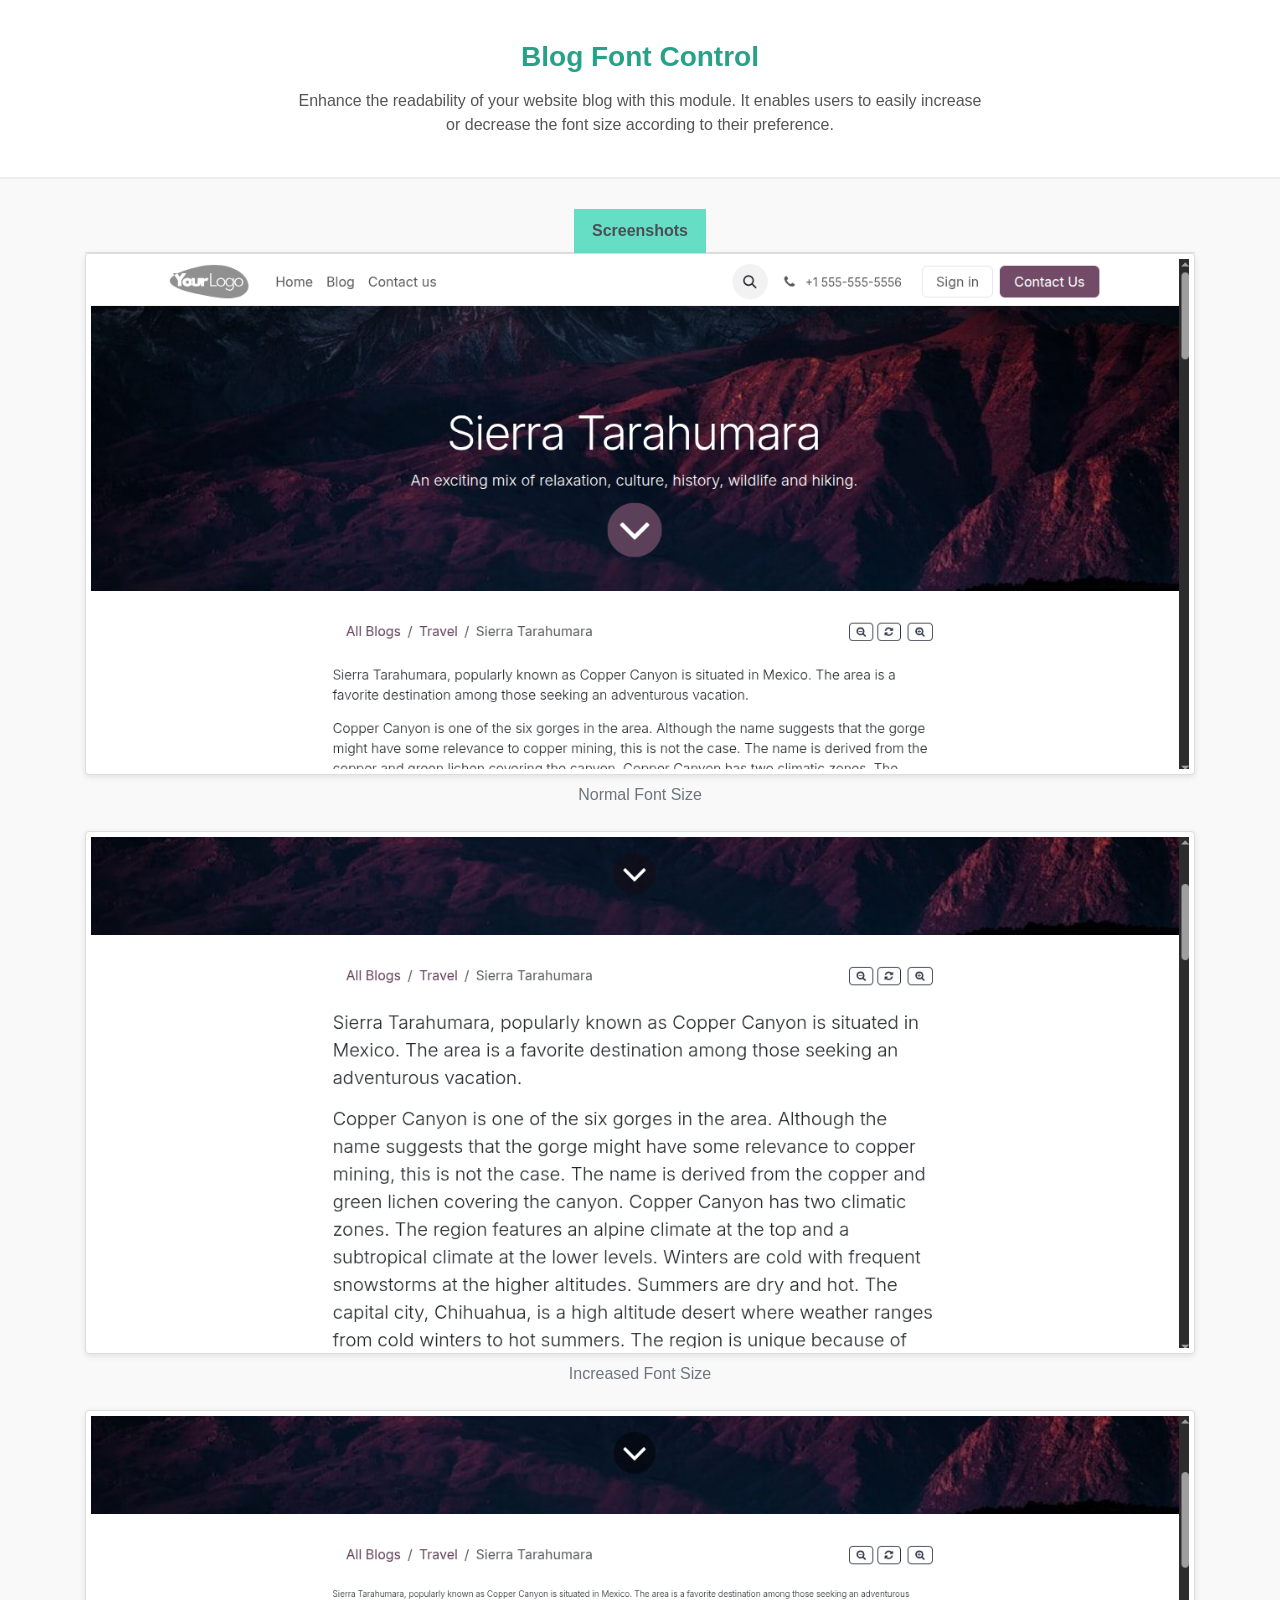
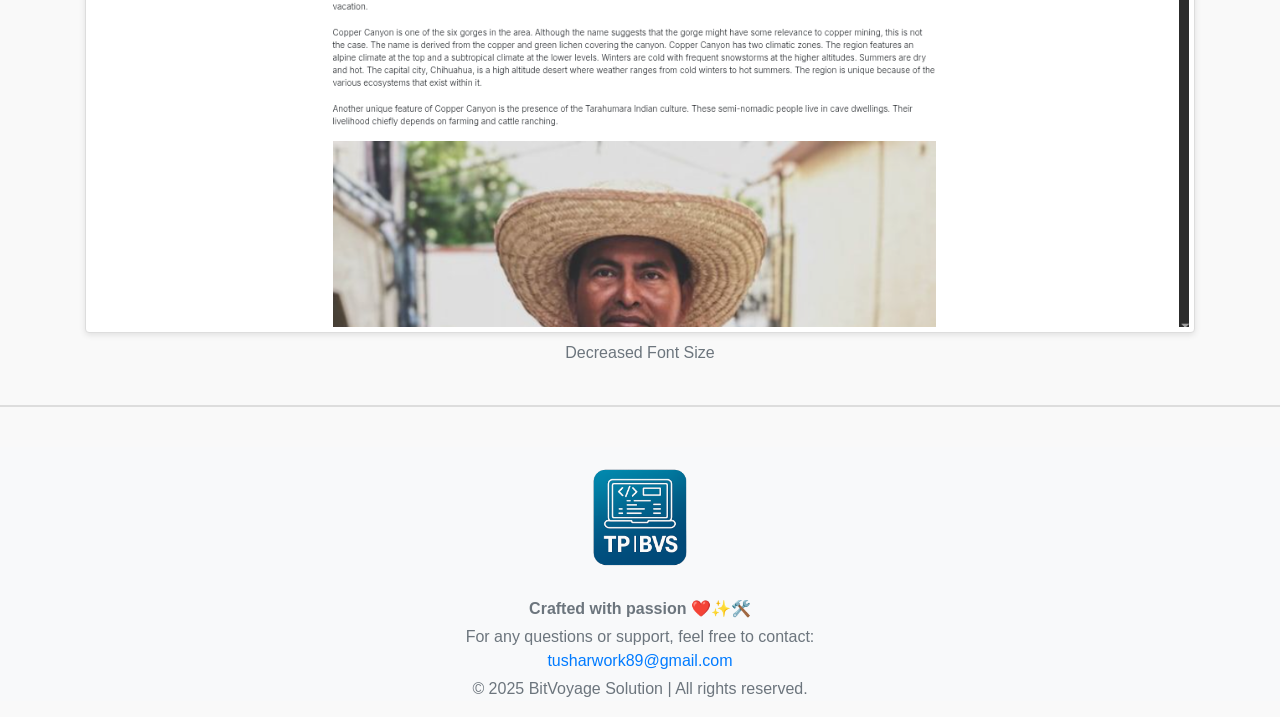
<file: static/description/index.html>
<!DOCTYPE html>
<html lang="en">
<head>
  <meta charset="UTF-8" />
  <title>Blog Font Control - Odoo Module</title>
  <meta name="viewport" content="width=device-width, initial-scale=1" />
  <link rel="stylesheet" href="https://maxcdn.bootstrapcdn.com/bootstrap/4.5.2/css/bootstrap.min.css" />
  <style>
    body {
      font-family: "Segoe UI", Roboto, "Helvetica Neue", Arial, sans-serif;
      background-color: #f9f9f9;
      color: #333;
    }
    .module-header {
      text-align: center;
      padding: 40px 20px;
      background-color: #fff;
      margin-bottom: 30px;
      border-bottom: 2px solid #eee;
    }
    .module-header img {
      max-height: 80px;
      margin-bottom: 15px;
    }
    .module-header h4 {
      font-size: 28px;
      font-weight: 700;
      color: #28a189;
      text-transform: capitalize;
      margin-bottom: 15px;
    }
    .module-header p {
      font-size: 16px;
      max-width: 700px;
      margin: 0 auto;
      color: #555;
    }
    .nav-tabs .nav-link {
      font-weight: 600;
      border-radius: 0;
      border: 2px solid #f40004;
      margin: 0 5px;
      color: #fff;
      background-color: #0a7fe9;
    }
    .nav-tabs .nav-link.active {
      background-color: #66dec6;
      border-color: #66dec6;
    }
    .screenshot {
      text-align: center;
      margin-bottom: 30px;
    }
    .screenshot img {
      max-width: 100%;
      border: 1px solid #ddd;
      border-radius: 4px;
      background-color: #fff;
      padding: 5px;
      box-shadow: 0 2px 6px rgba(0,0,0,0.1);
    }
  </style>
</head>
<body>

<section class="module-header">
  <div class="container text-center">
    <h4>Blog Font Control</h4>
    <p>
      Enhance the readability of your website blog with this module.
      It enables users to easily increase or decrease the font size 
      according to their preference.
    </p>
  </div>
</section>

<section class="module-tabs">
  <div class="container">
    <ul class="nav nav-tabs justify-content-center" id="moduleTab" role="tablist">
      <li class="nav-item">
        <a class="nav-link active" id="screenshots-tab" data-toggle="tab" href="#screenshots" role="tab" aria-controls="screenshots" aria-selected="true">
          Screenshots
        </a>
      </li>
    </ul>

    <div class="tab-content" id="moduleTabContent">
      <div class="tab-pane fade show active" id="screenshots" role="tabpanel" aria-labelledby="screenshots-tab">
        <div class="justify-content-center">
          <div class="screenshot mb-4">
            <figure>
              <img src="img1.png" alt="Normal Font Size" class="img-fluid mb-2" />
              <figcaption class="text-center text-muted">Normal Font Size</figcaption>
            </figure>
          </div>
          <div class="screenshot mb-4">
            <figure>
              <img src="img2.png" alt="Increased Font Size" class="img-fluid mb-2" />
              <figcaption class="text-center text-muted">Increased Font Size</figcaption>
            </figure>
          </div>
          <div class="screenshot mb-4">
            <figure>
              <img src="img3.png" alt="Decreased Font Size" class="img-fluid mb-2" />
              <figcaption class="text-center text-muted">Decreased Font Size</figcaption>
            </figure>
          </div>
        </div>
      </div>
    </div>
  </div>
</section>

<hr style="border: 1px solid #ddd; margin: 40px 0;" />

<footer class="footer mt-1 bg-light text-center">
  <div class="container">
    <img src="logo.png" alt="Company Logo" style="max-height: 150px;" />
    <p class="text-muted mb-1"><strong>Crafted with passion ❤️✨🛠️</strong></p>
    <p class="text-muted mb-1">
      For any questions or support, feel free to contact:<br>
      <a href="tusharwork89@gmail.com" class="text-primary">tusharwork89@gmail.com</a>
    </p>
    <p class="text-muted">&copy; 2025 BitVoyage Solution | All rights reserved.</p>
  </div>
</footer>

<script src="https://ajax.googleapis.com/ajax/libs/jquery/3.5.1/jquery.min.js" ></script>
<script src="https://cdnjs.cloudflare.com/ajax/libs/popper.js/1.16.0/umd/popper.min.js" ></script>
<script src="https://maxcdn.bootstrapcdn.com/bootstrap/4.5.2/js/bootstrap.min.js" ></script>

</body>
</html>
</file>
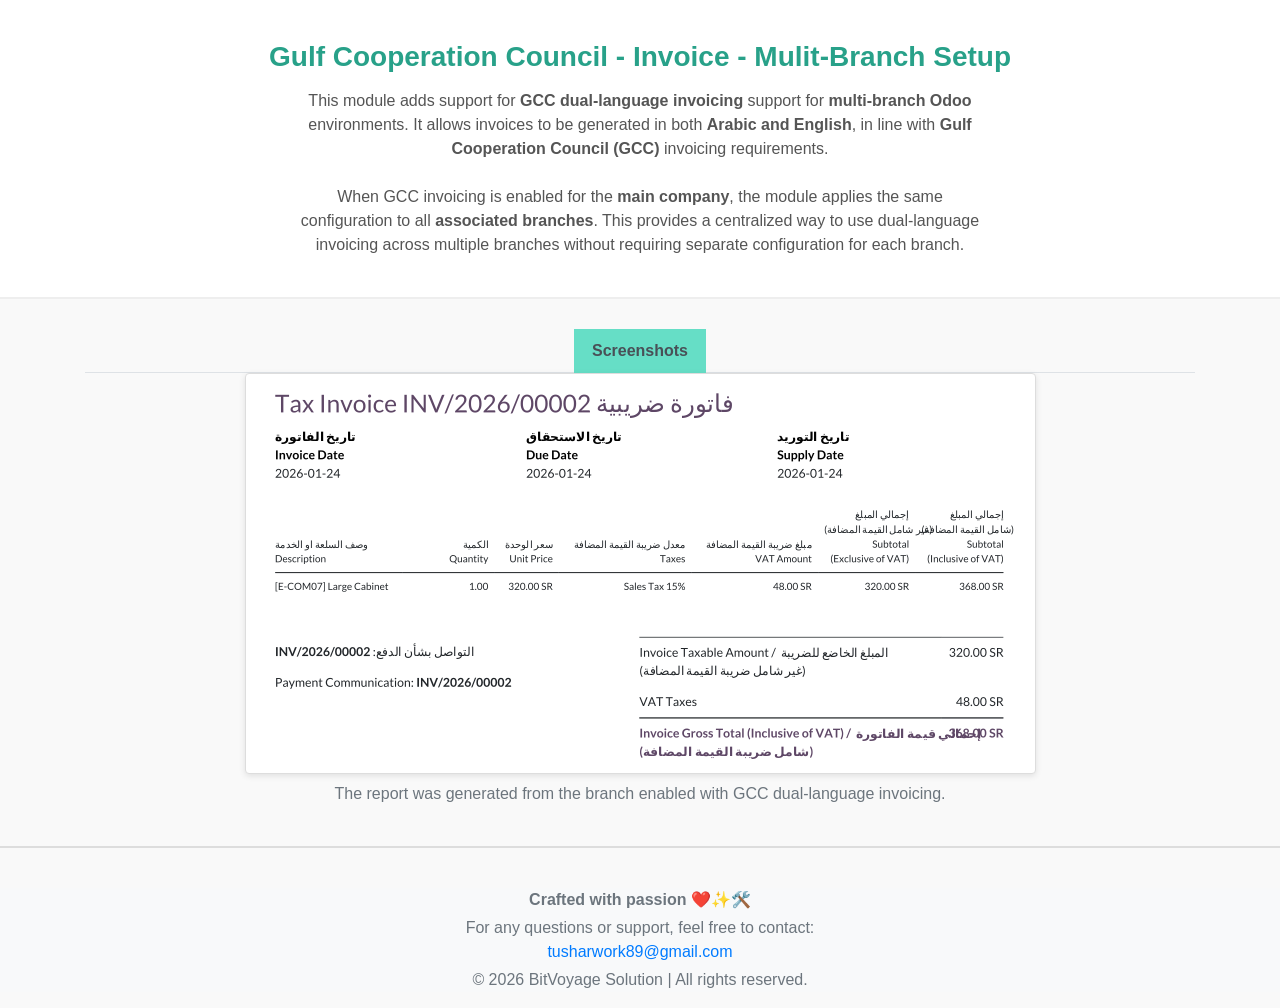
<file: bvs_enable_gcc_for_branches/static/description/index.html>
<!DOCTYPE html>
<html lang="en">
<head>
  <meta charset="UTF-8" />
  <title>Gulf Cooperation Council - Invoice - Mulit-Branch setup</title>
  <meta name="viewport" content="width=device-width, initial-scale=1" />
  <link rel="stylesheet" href="https://maxcdn.bootstrapcdn.com/bootstrap/4.5.2/css/bootstrap.min.css" />
  <style>
    body {
      font-family: "Segoe UI", Roboto, "Helvetica Neue", Arial, sans-serif;
      background-color: #f9f9f9;
      color: #333;
    }
    .module-header {
      text-align: center;
      padding: 40px 20px;
      background-color: #fff;
      margin-bottom: 30px;
      border-bottom: 2px solid #eee;
    }
    .module-header img {
      max-height: 80px;
      margin-bottom: 15px;
    }
    .module-header h4 {
      font-size: 28px;
      font-weight: 700;
      color: #28a189;
      text-transform: capitalize;
      margin-bottom: 15px;
    }
    .module-header p {
      font-size: 16px;
      max-width: 700px;
      margin: 0 auto;
      color: #555;
    }
    .nav-tabs .nav-link {
      font-weight: 600;
      border-radius: 0;
      border: 2px solid #f40004;
      margin: 0 5px;
      color: #fff;
      background-color: #0a7fe9;
    }
    .nav-tabs .nav-link.active {
      background-color: #66dec6;
      border-color: #66dec6;
    }
    .screenshot {
      text-align: center;
      margin-bottom: 30px;
    }
    .screenshot img {
      max-width: 100%;
      border: 1px solid #ddd;
      border-radius: 4px;
      background-color: #fff;
      padding: 5px;
      box-shadow: 0 2px 6px rgba(0,0,0,0.1);
    }
  </style>
</head>
<body>

<section class="module-header">
    <div class="container text-center">
        <h4>Gulf Cooperation Council - Invoice - Mulit-Branch setup</h4>
        <p>
          This module adds support for <b>GCC dual-language invoicing</b> support for <b>multi-branch Odoo</b> environments.
          It allows invoices to be generated in both <b>Arabic and English</b>,
          in line with <b>Gulf Cooperation Council (GCC)</b> invoicing requirements.
        </p>
        </br>
        <p>
          When GCC invoicing is enabled for the <b>main company</b>, the module applies the same configuration
          to all <b>associated branches</b>. This provides a centralized way to use dual-language invoicing
          across multiple branches without requiring separate configuration for each branch.
        </p>
    </div>
</section>

<section class="module-tabs">
  <div class="container">
    <ul class="nav nav-tabs justify-content-center" id="moduleTab" role="tablist">
      <li class="nav-item">
        <a class="nav-link active" id="screenshots-tab" data-toggle="tab" href="#screenshots" role="tab" aria-controls="screenshots" aria-selected="true">
          Screenshots
        </a>
      </li>
    </ul>

    <div class="tab-content" id="moduleTabContent">
      <div class="tab-pane fade show active" id="screenshots" role="tabpanel" aria-labelledby="screenshots-tab">
        <div class="justify-content-center">
          <div class="screenshot mb-4">
            <figure>
              <img src="img1.png" alt="Normal Font Size" class="img-fluid mb-2" />
              <figcaption class="text-center text-muted">The report was generated from the branch enabled with GCC dual-language invoicing.</figcaption>
            </figure>
          </div>
        </div>
      </div>
    </div>
  </div>
</section>

<hr style="border: 1px solid #ddd; margin: 40px 0;" />

<footer class="footer mt-1 bg-light text-center">
  <div class="container">
    <p class="text-muted mb-1"><strong>Crafted with passion ❤️✨🛠️</strong></p>
    <p class="text-muted mb-1">
      For any questions or support, feel free to contact:<br>
      <a href="tusharwork89@gmail.com" class="text-primary">tusharwork89@gmail.com</a>
    </p>
    <p class="text-muted">&copy; 2026 BitVoyage Solution | All rights reserved.</p>
  </div>
</footer>

<script src="https://ajax.googleapis.com/ajax/libs/jquery/3.5.1/jquery.min.js" ></script>
<script src="https://cdnjs.cloudflare.com/ajax/libs/popper.js/1.16.0/umd/popper.min.js" ></script>
<script src="https://maxcdn.bootstrapcdn.com/bootstrap/4.5.2/js/bootstrap.min.js" ></script>

</body>
</html>
</file>
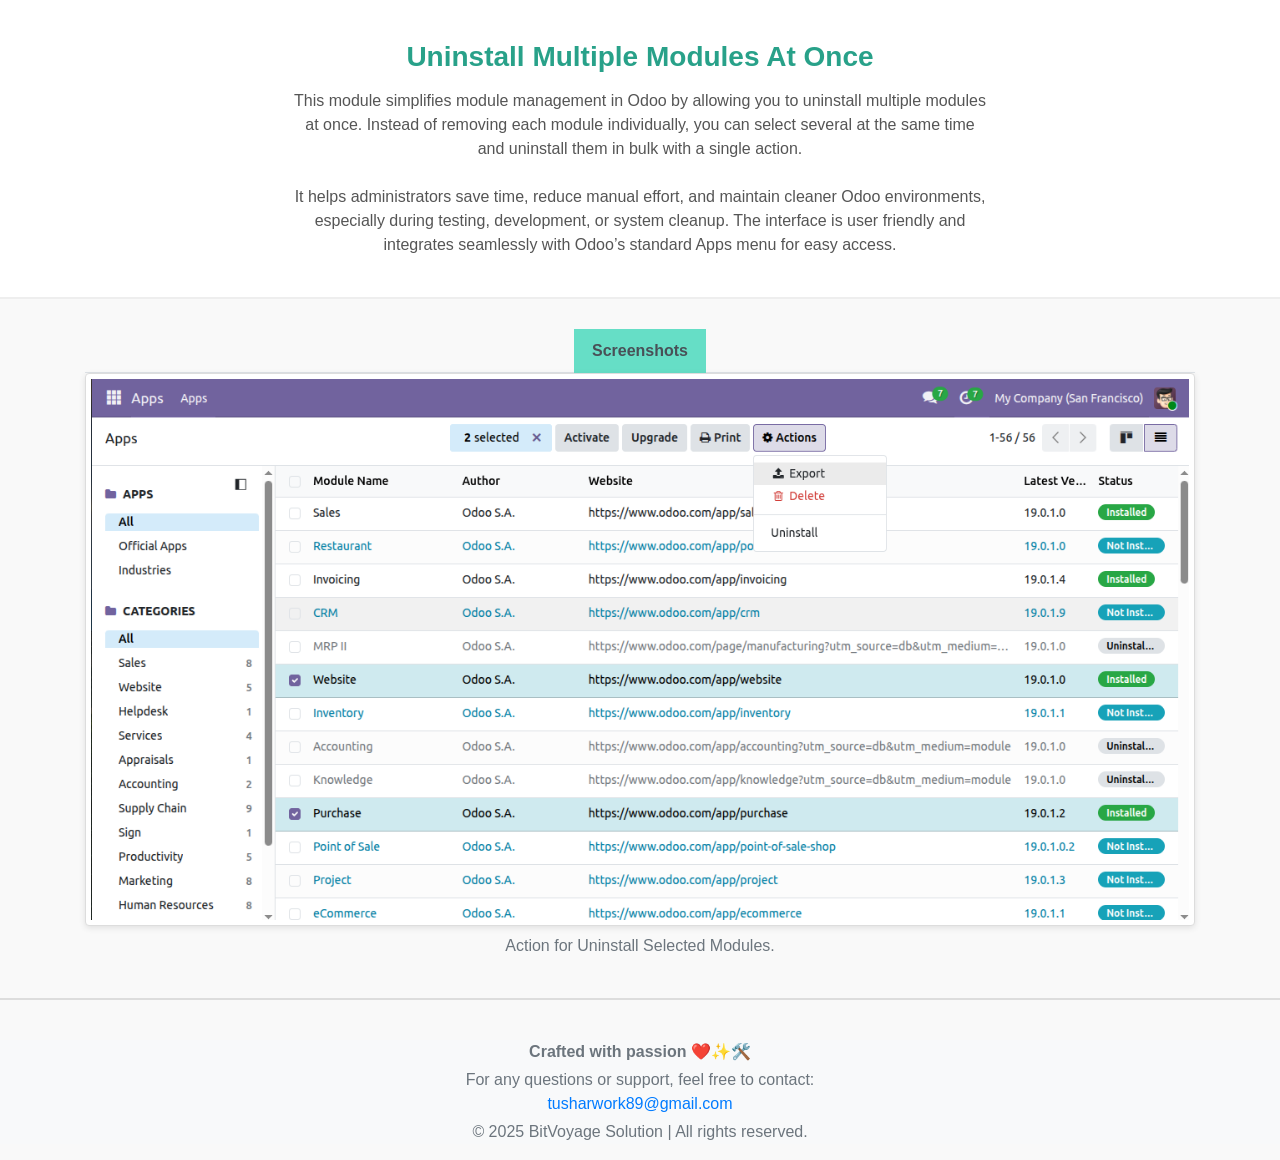
<file: bvs_multi_module_uninstall/static/description/index.html>
<!DOCTYPE html>
<html lang="en">
<head>
  <meta charset="UTF-8" />
  <title>Blog Font Control - Odoo Module</title>
  <meta name="viewport" content="width=device-width, initial-scale=1" />
  <link rel="stylesheet" href="https://maxcdn.bootstrapcdn.com/bootstrap/4.5.2/css/bootstrap.min.css" />
  <style>
    body {
      font-family: "Segoe UI", Roboto, "Helvetica Neue", Arial, sans-serif;
      background-color: #f9f9f9;
      color: #333;
    }
    .module-header {
      text-align: center;
      padding: 40px 20px;
      background-color: #fff;
      margin-bottom: 30px;
      border-bottom: 2px solid #eee;
    }
    .module-header img {
      max-height: 80px;
      margin-bottom: 15px;
    }
    .module-header h4 {
      font-size: 28px;
      font-weight: 700;
      color: #28a189;
      text-transform: capitalize;
      margin-bottom: 15px;
    }
    .module-header p {
      font-size: 16px;
      max-width: 700px;
      margin: 0 auto;
      color: #555;
    }
    .nav-tabs .nav-link {
      font-weight: 600;
      border-radius: 0;
      border: 2px solid #f40004;
      margin: 0 5px;
      color: #fff;
      background-color: #0a7fe9;
    }
    .nav-tabs .nav-link.active {
      background-color: #66dec6;
      border-color: #66dec6;
    }
    .screenshot {
      text-align: center;
      margin-bottom: 30px;
    }
    .screenshot img {
      max-width: 100%;
      border: 1px solid #ddd;
      border-radius: 4px;
      background-color: #fff;
      padding: 5px;
      box-shadow: 0 2px 6px rgba(0,0,0,0.1);
    }
  </style>
</head>
<body>

<section class="module-header">
    <div class="container text-center">
        <h4>Uninstall multiple modules at once</h4>
        <p>
            This module simplifies module management in Odoo by allowing you to uninstall multiple modules at once. 
            Instead of removing each module individually, you can select several at the same time and uninstall them in bulk with a single action.
        </p>
        </br>
        <p>
            It helps administrators save time, reduce manual effort, and maintain cleaner Odoo environments, especially during testing, development, or system cleanup. 
            The interface is user friendly and integrates seamlessly with Odoo’s standard Apps menu for easy access.
        </p>
    </div>
</section>

<section class="module-tabs">
  <div class="container">
    <ul class="nav nav-tabs justify-content-center" id="moduleTab" role="tablist">
      <li class="nav-item">
        <a class="nav-link active" id="screenshots-tab" data-toggle="tab" href="#screenshots" role="tab" aria-controls="screenshots" aria-selected="true">
          Screenshots
        </a>
      </li>
    </ul>

    <div class="tab-content" id="moduleTabContent">
      <div class="tab-pane fade show active" id="screenshots" role="tabpanel" aria-labelledby="screenshots-tab">
        <div class="justify-content-center">
          <div class="screenshot mb-4">
            <figure>
              <img src="img1.png" alt="Normal Font Size" class="img-fluid mb-2" />
              <figcaption class="text-center text-muted">Action for Uninstall Selected Modules.</figcaption>
            </figure>
          </div>
        </div>
      </div>
    </div>
  </div>
</section>

<hr style="border: 1px solid #ddd; margin: 40px 0;" />

<footer class="footer mt-1 bg-light text-center">
  <div class="container">
    <p class="text-muted mb-1"><strong>Crafted with passion ❤️✨🛠️</strong></p>
    <p class="text-muted mb-1">
      For any questions or support, feel free to contact:<br>
      <a href="tusharwork89@gmail.com" class="text-primary">tusharwork89@gmail.com</a>
    </p>
    <p class="text-muted">&copy; 2025 BitVoyage Solution | All rights reserved.</p>
  </div>
</footer>

<script src="https://ajax.googleapis.com/ajax/libs/jquery/3.5.1/jquery.min.js" ></script>
<script src="https://cdnjs.cloudflare.com/ajax/libs/popper.js/1.16.0/umd/popper.min.js" ></script>
<script src="https://maxcdn.bootstrapcdn.com/bootstrap/4.5.2/js/bootstrap.min.js" ></script>

</body>
</html>
</file>
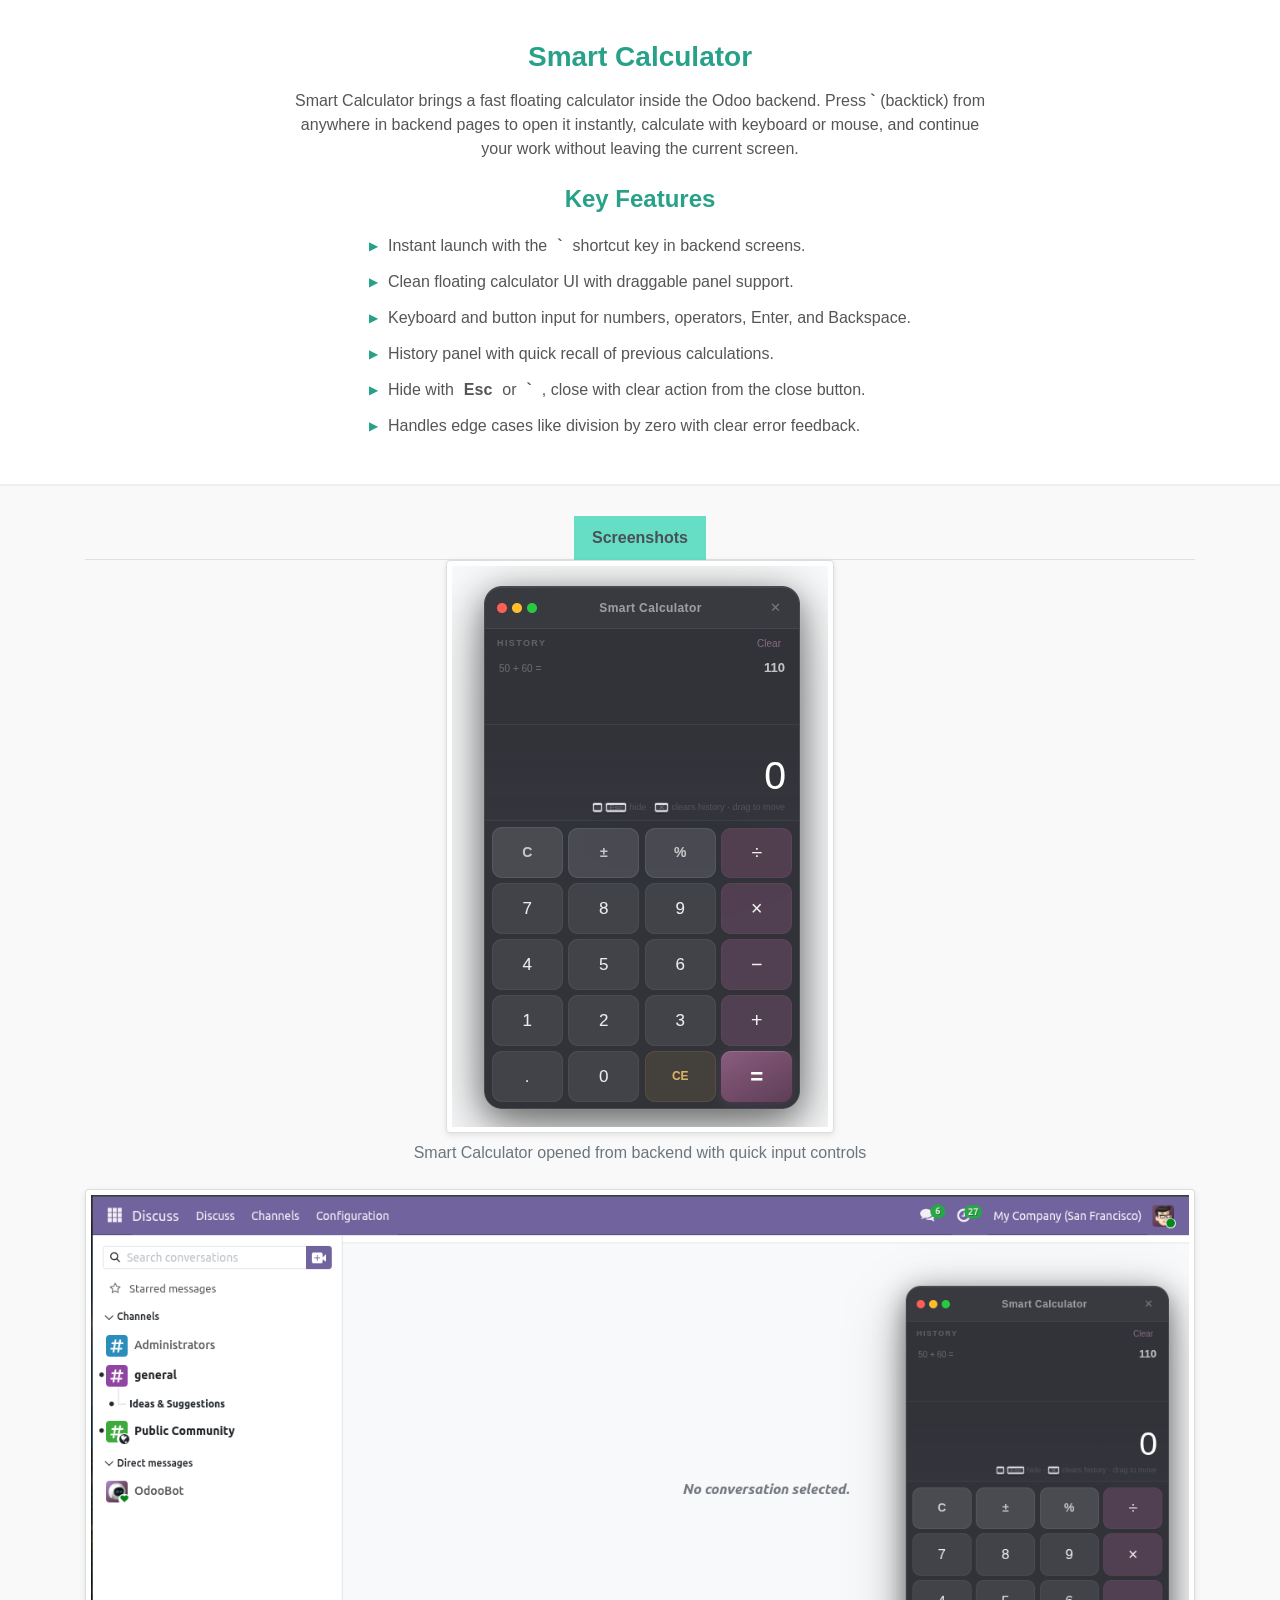
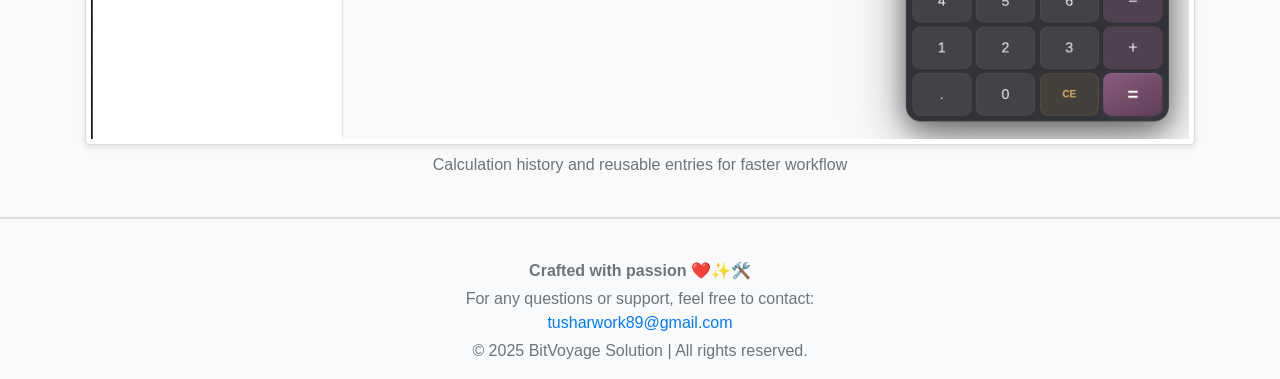
<file: bvs_smart_calculator/static/description/index.html>
<!DOCTYPE html>
<html lang="en">
<head>
  <meta charset="UTF-8" />
  <title>Blog Font Control - Odoo Module</title>
  <meta name="viewport" content="width=device-width, initial-scale=1" />
  <link rel="stylesheet" href="https://maxcdn.bootstrapcdn.com/bootstrap/4.5.2/css/bootstrap.min.css" />
  <style>
    body {
      font-family: "Segoe UI", Roboto, "Helvetica Neue", Arial, sans-serif;
      background-color: #f9f9f9;
      color: #333;
    }
    .module-header {
      text-align: center;
      padding: 40px 20px;
      background-color: #fff;
      margin-bottom: 30px;
      border-bottom: 2px solid #eee;
    }
    .module-header img {
      max-height: 80px;
      margin-bottom: 15px;
    }
    .module-header h4 {
      font-size: 28px;
      font-weight: 700;
      color: #28a189;
      text-transform: capitalize;
      margin-bottom: 15px;
    }
    .module-header h5 {
      font-size: 24px;
      font-weight: 700;
      color: #28a189;
      text-transform: capitalize;
      margin-bottom: 15px;
    }
    .module-header p {
      font-size: 16px;
      max-width: 700px;
      margin: 0 auto;
      color: #555;
    }

    /* Centered pointer list */
    .features-list {
      list-style: none;
      padding: 0;
      margin: 0 auto;
      display: inline-block;
      text-align: left;
    }
    .features-list li {
      font-size: 16px;
      color: #555;
      padding: 6px 0;
      display: flex;
      align-items: flex-start;
      gap: 10px;
    }
    .features-list li::before {
      content: "▶";
      color: #28a189;
      font-size: 12px;
      margin-top: 3px;
      flex-shrink: 0;
    }
    .features-center-wrap {
      text-align: center;
    }

    .nav-tabs .nav-link {
      font-weight: 600;
      border-radius: 0;
      border: 2px solid #f40004;
      margin: 0 5px;
      color: #fff;
      background-color: #0a7fe9;
    }
    .nav-tabs .nav-link.active {
      background-color: #66dec6;
      border-color: #66dec6;
    }
    .screenshot {
      text-align: center;
      margin-bottom: 30px;
    }
    .screenshot img {
      max-width: 100%;
      border: 1px solid #ddd;
      border-radius: 4px;
      background-color: #fff;
      padding: 5px;
      box-shadow: 0 2px 6px rgba(0,0,0,0.1);
    }
  </style>
</head>
<body>

<section class="module-header">
  <div class="container text-center">
    <h4>Smart Calculator</h4>
    <p>
      Smart Calculator brings a fast floating calculator inside the Odoo backend.
      Press <strong>`</strong> (backtick) from anywhere in backend pages to open it instantly,
      calculate with keyboard or mouse, and continue your work without leaving the current screen.
    </p>
  </div>
  <br />
  <div class="container text-center">
    <h5>Key Features</h5>
    <div class="features-center-wrap">
      <ul class="features-list">
        <li>Instant launch with the <strong>`</strong> shortcut key in backend screens.</li>
        <li>Clean floating calculator UI with draggable panel support.</li>
        <li>Keyboard and button input for numbers, operators, Enter, and Backspace.</li>
        <li>History panel with quick recall of previous calculations.</li>
        <li>Hide with <strong>Esc</strong> or <strong>`</strong>, close with clear action from the close button.</li>
        <li>Handles edge cases like division by zero with clear error feedback.</li>
      </ul>
    </div>
  </div>
</section>

<section class="module-tabs">
  <div class="container">
    <ul class="nav nav-tabs justify-content-center" id="moduleTab" role="tablist">
      <li class="nav-item">
        <a class="nav-link active" id="screenshots-tab" data-toggle="tab" href="#screenshots" role="tab" aria-controls="screenshots" aria-selected="true">
          Screenshots
        </a>
      </li>
    </ul>
  </div>
</section>

<section class="container">
  <div class="tab-content" id="moduleTabContent">
    <div class="tab-pane fade show active" id="screenshots" role="tabpanel" aria-labelledby="screenshots-tab">
      <div class="justify-content-center">
        <div class="screenshot mb-4">
          <figure>
            <img src="img1.png" alt="Normal Font Size" class="img-fluid mb-2" />
            <figcaption class="text-center text-muted">
              Smart Calculator opened from backend with quick input controls
            </figcaption>
          </figure>
        </div>
        <div class="screenshot mb-4">
          <figure>
            <img src="img2.png" alt="Increased Font Size" class="img-fluid mb-2" />
            <figcaption class="text-center text-muted">
              Calculation history and reusable entries for faster workflow
            </figcaption>
          </figure>
        </div>
      </div>
    </div>
  </div>
</section>

<hr style="border: 1px solid #ddd; margin: 40px 0;" />

<footer class="footer mt-1 bg-light text-center">
  <div class="container">
    <p class="text-muted mb-1"><strong>Crafted with passion ❤️✨🛠️</strong></p>
    <p class="text-muted mb-1">
      For any questions or support, feel free to contact:<br>
      <a href="mailto:tusharwork89@gmail.com" class="text-primary">tusharwork89@gmail.com</a>
    </p>
    <p class="text-muted">&copy; 2025 BitVoyage Solution | All rights reserved.</p>
  </div>
</footer>

<script src="https://ajax.googleapis.com/ajax/libs/jquery/3.5.1/jquery.min.js"></script>
<script src="https://cdnjs.cloudflare.com/ajax/libs/popper.js/1.16.0/umd/popper.min.js"></script>
<script src="https://maxcdn.bootstrapcdn.com/bootstrap/4.5.2/js/bootstrap.min.js"></script>

</body>
</html>
</file>
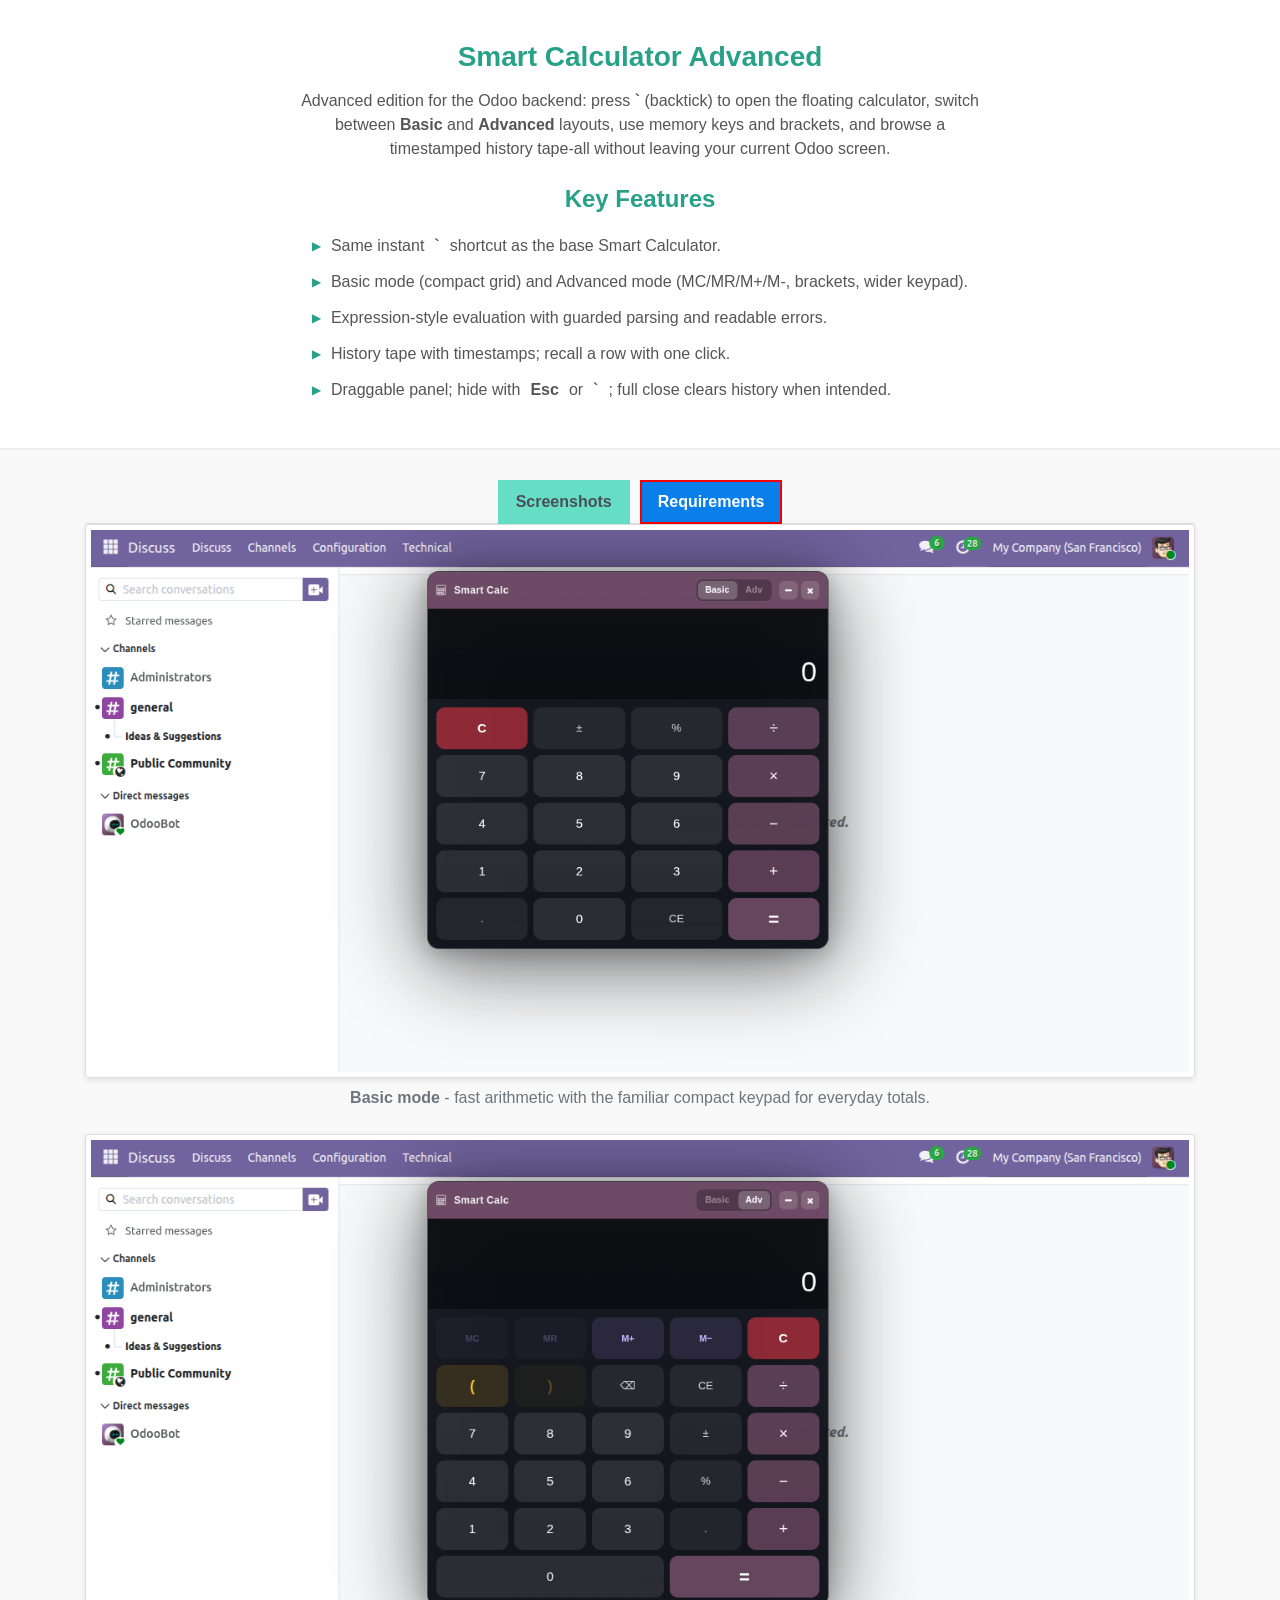
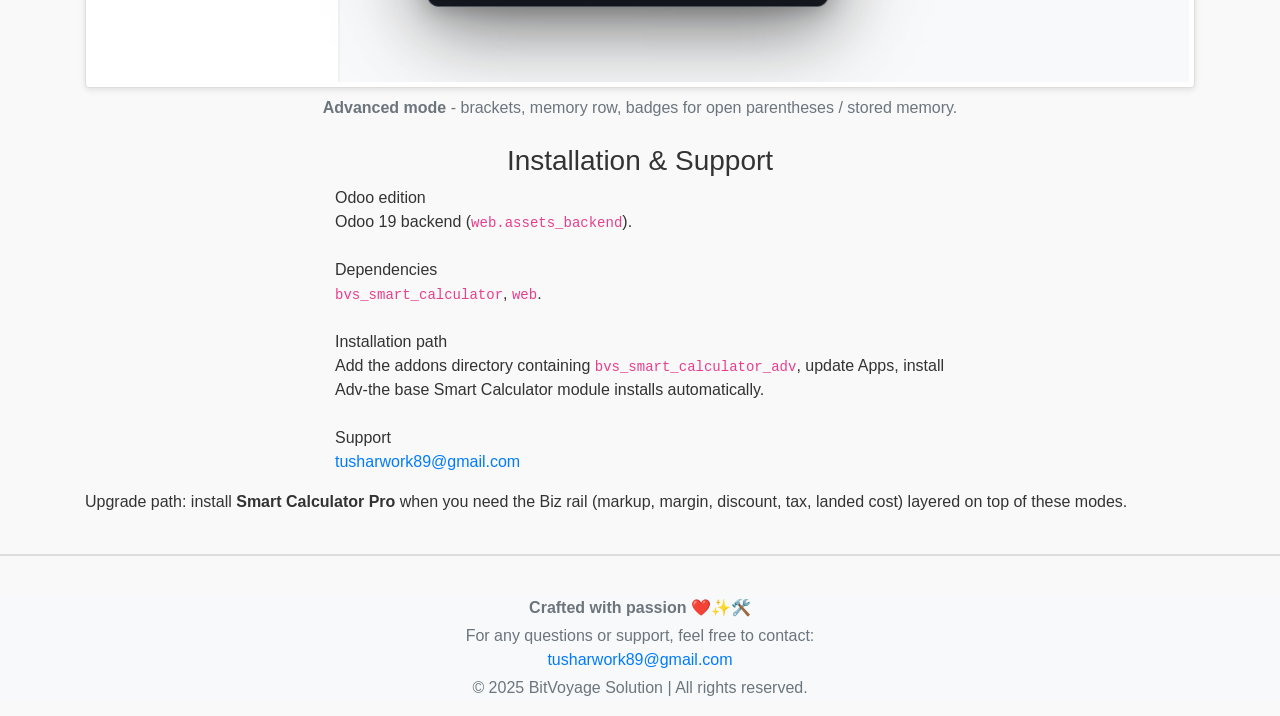
<file: bvs_smart_calculator_adv/static/description/index.html>
<!DOCTYPE html>
<html lang="en">
<head>
  <meta charset="UTF-8" />
  <title>Smart Calculator Advanced- Odoo Module</title>
  <meta name="viewport" content="width=device-width, initial-scale=1" />
  <link rel="stylesheet" href="https://maxcdn.bootstrapcdn.com/bootstrap/4.5.2/css/bootstrap.min.css" />
  <style>
    body {
      font-family: "Segoe UI", Roboto, "Helvetica Neue", Arial, sans-serif;
      background-color: #f9f9f9;
      color: #333;
    }
    .module-header {
      text-align: center;
      padding: 40px 20px;
      background-color: #fff;
      margin-bottom: 30px;
      border-bottom: 2px solid #eee;
    }
    .module-header img {
      max-height: 80px;
      margin-bottom: 15px;
    }
    .module-header h4 {
      font-size: 28px;
      font-weight: 700;
      color: #28a189;
      text-transform: capitalize;
      margin-bottom: 15px;
    }
    .module-header h5 {
      font-size: 24px;
      font-weight: 700;
      color: #28a189;
      text-transform: capitalize;
      margin-bottom: 15px;
    }
    .module-header p {
      font-size: 16px;
      max-width: 700px;
      margin: 0 auto;
      color: #555;
    }

    /* Centered pointer list */
    .features-list {
      list-style: none;
      padding: 0;
      margin: 0 auto;
      display: inline-block;
      text-align: left;
    }
    .features-list li {
      font-size: 16px;
      color: #555;
      padding: 6px 0;
      display: flex;
      align-items: flex-start;
      gap: 10px;
    }
    .features-list li::before {
      content: "▶";
      color: #28a189;
      font-size: 12px;
      margin-top: 3px;
      flex-shrink: 0;
    }
    .features-center-wrap {
      text-align: center;
    }

    .nav-tabs .nav-link {
      font-weight: 600;
      border-radius: 0;
      border: 2px solid #f40004;
      margin: 0 5px;
      color: #fff;
      background-color: #0a7fe9;
    }
    .nav-tabs .nav-link.active {
      background-color: #66dec6;
      border-color: #66dec6;
    }
    .screenshot {
      text-align: center;
      margin-bottom: 30px;
    }
    .screenshot img {
      max-width: 100%;
      border: 1px solid #ddd;
      border-radius: 4px;
      background-color: #fff;
      padding: 5px;
      box-shadow: 0 2px 6px rgba(0,0,0,0.1);
    }
  </style>
</head>
<body>

<section class="module-header">
  <div class="container text-center">
    <h4>Smart Calculator Advanced</h4>
    <p>
      Advanced edition for the Odoo backend: press <strong>`</strong> (backtick) to open the floating calculator,
      switch between <strong>Basic</strong> and <strong>Advanced</strong> layouts, use memory keys and brackets,
      and browse a timestamped history tape-all without leaving your current Odoo screen.
    </p>
  </div>
  <br />
  <div class="container text-center">
    <h5>Key Features</h5>
    <div class="features-center-wrap">
      <ul class="features-list">
        <li>Same instant <strong>`</strong> shortcut as the base Smart Calculator.</li>
        <li>Basic mode (compact grid) and Advanced mode (MC/MR/M+/M-, brackets, wider keypad).</li>
        <li>Expression-style evaluation with guarded parsing and readable errors.</li>
        <li>History tape with timestamps; recall a row with one click.</li>
        <li>Draggable panel; hide with <strong>Esc</strong> or <strong>`</strong>; full close clears history when intended.</li>
      </ul>
    </div>
  </div>
</section>

<section class="module-tabs">
  <div class="container">
    <ul class="nav nav-tabs justify-content-center" id="moduleTab" role="tablist">
      <li class="nav-item">
        <a class="nav-link active" id="screenshots-tab" data-toggle="tab" href="#screenshots" role="tab" aria-controls="screenshots" aria-selected="true">
          Screenshots
        </a>
      </li>
      <li class="nav-item">
        <a class="nav-link" id="requirements-tab" data-toggle="tab" href="#pane-requirements" role="tab" aria-controls="pane-requirements" aria-selected="false">
          Requirements
        </a>
      </li>
    </ul>
  </div>
</section>

<section class="container">
  <div class="tab-content" id="moduleTabContent">
    <div class="tab-pane fade show active" id="screenshots" role="tabpanel" aria-labelledby="screenshots-tab">
      <div class="justify-content-center">
        <div class="screenshot mb-4">
          <figure>
            <img src="img1.png" alt="Normal Font Size" class="img-fluid mb-2" />
            <figcaption class="text-center text-muted">
              <b>Basic mode</b> - fast arithmetic with the familiar compact keypad for everyday totals.
            </figcaption>
          </figure>
        </div>
        <div class="screenshot mb-4">
          <figure>
            <img src="img2.png" alt="Increased Font Size" class="img-fluid mb-2" />
            <figcaption class="text-center text-muted">
              <b>Advanced mode</b> - brackets, memory row, badges for open parentheses / stored memory.
            </figcaption>
          </figure>
        </div>
      </div>
    </div>

  
    <div class="tab-pane fade show active" id="pane-requirements" role="tabpanel" aria-labelledby="requirements-tab">
      <h3 class="text-center">Installation &amp; Support</h3> 
      <div class="container" style="max-width: 640px;">
        <p class="req-list">
          <span>Odoo edition</span> <br/>
          <span>Odoo 19 backend (<code>web.assets_backend</code>).</span><br/><br/>
          <span>Dependencies</span> <br/>
          <span><code>bvs_smart_calculator</code>, <code>web</code>.</span><br/><br/>
          <span>Installation path</span> <br/>
          <span>Add the addons directory containing <code>bvs_smart_calculator_adv</code>, update Apps, install Adv-the base Smart Calculator module installs automatically.</span><br/><br/>
          <span>Support</span> <br/>
          <span><a href="mailto:tusharwork89@gmail.com">tusharwork89@gmail.com</a></span>
        </p>
      </div>
    </div>
    <div>
        Upgrade path: install <strong>Smart Calculator Pro</strong> when you need the Biz rail (markup, margin, discount, tax, landed cost) layered on top of these modes.
    </div>
</section>

<hr style="border: 1px solid #ddd; margin: 40px 0;" />

<footer class="footer mt-1 bg-light text-center">
  <div class="container">
    <p class="text-muted mb-1"><strong>Crafted with passion ❤️✨🛠️</strong></p>
    <p class="text-muted mb-1">
      For any questions or support, feel free to contact:<br>
      <a href="mailto:tusharwork89@gmail.com" class="text-primary">tusharwork89@gmail.com</a>
    </p>
    <p class="text-muted">&copy; 2025 BitVoyage Solution | All rights reserved.</p>
  </div>
</footer>

<script src="https://ajax.googleapis.com/ajax/libs/jquery/3.5.1/jquery.min.js"></script>
<script src="https://cdnjs.cloudflare.com/ajax/libs/popper.js/1.16.0/umd/popper.min.js"></script>
<script src="https://maxcdn.bootstrapcdn.com/bootstrap/4.5.2/js/bootstrap.min.js"></script>

</body>
</html>
</file>
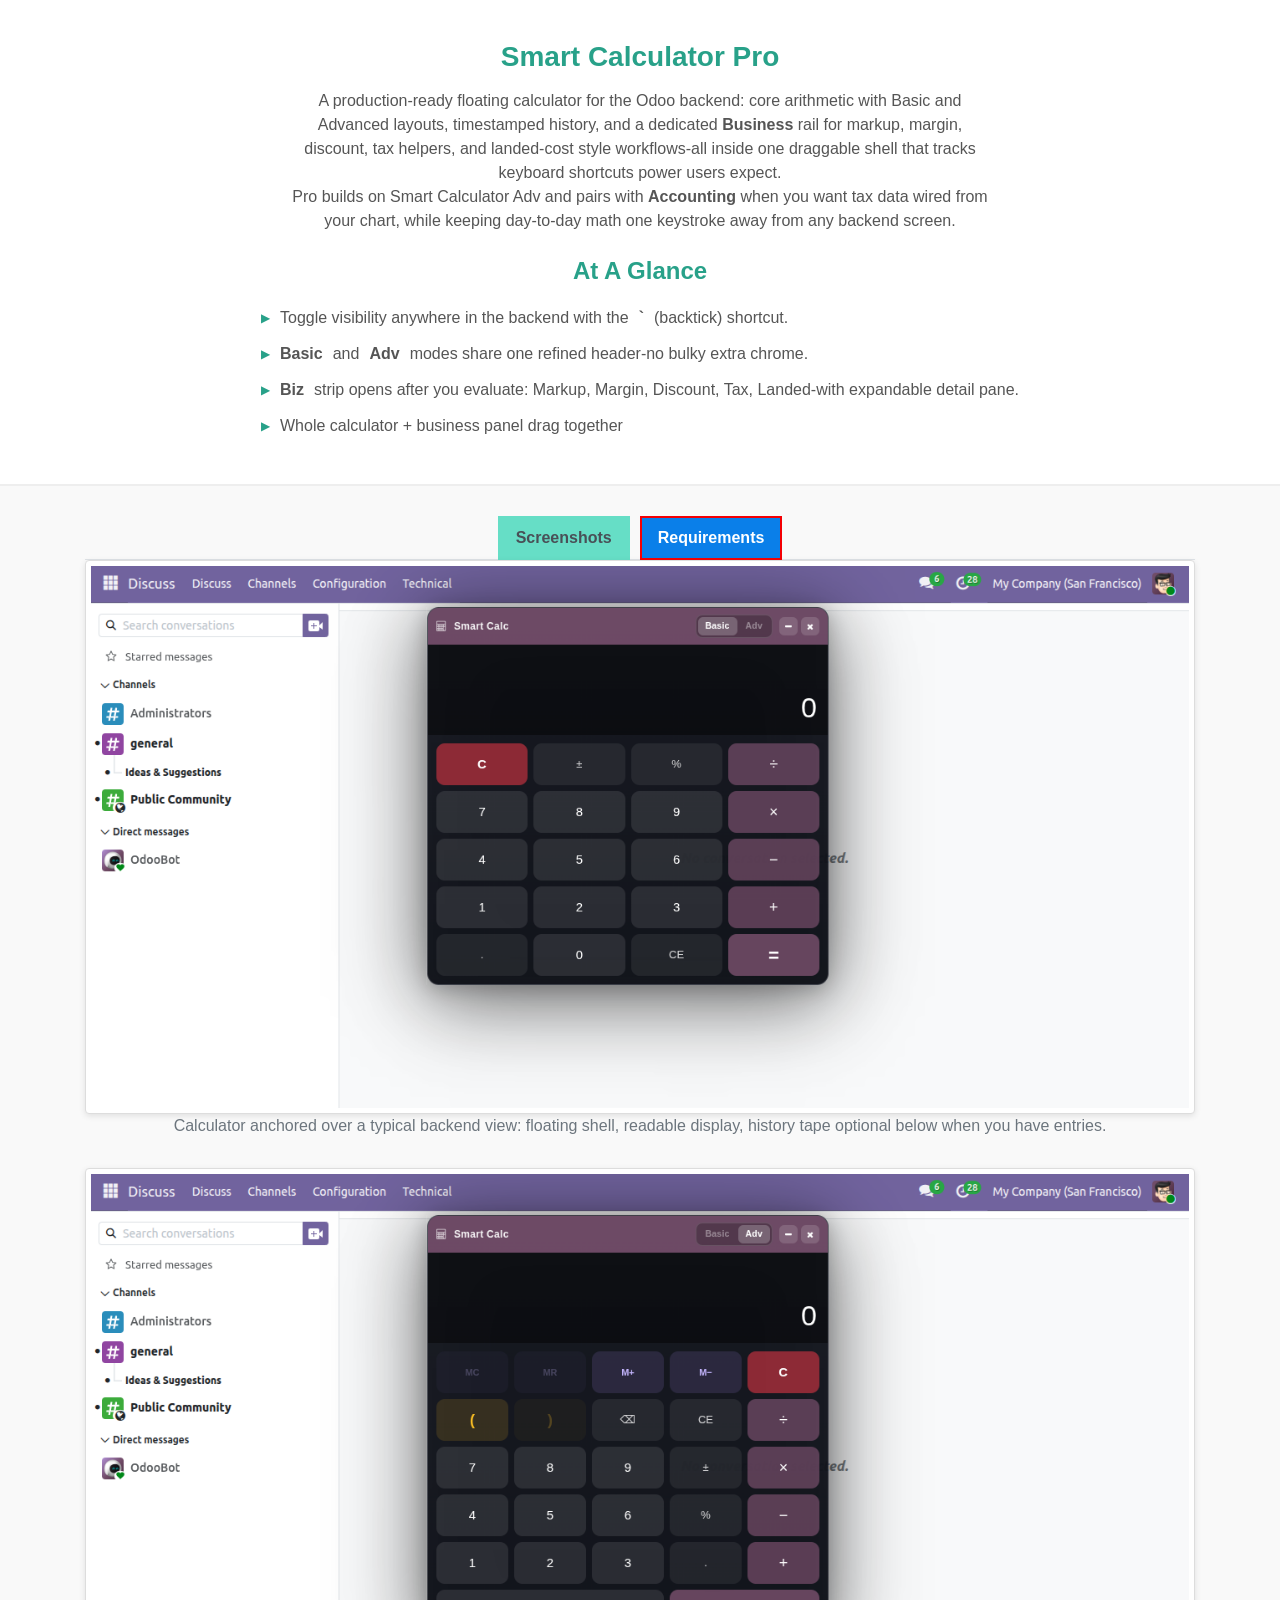
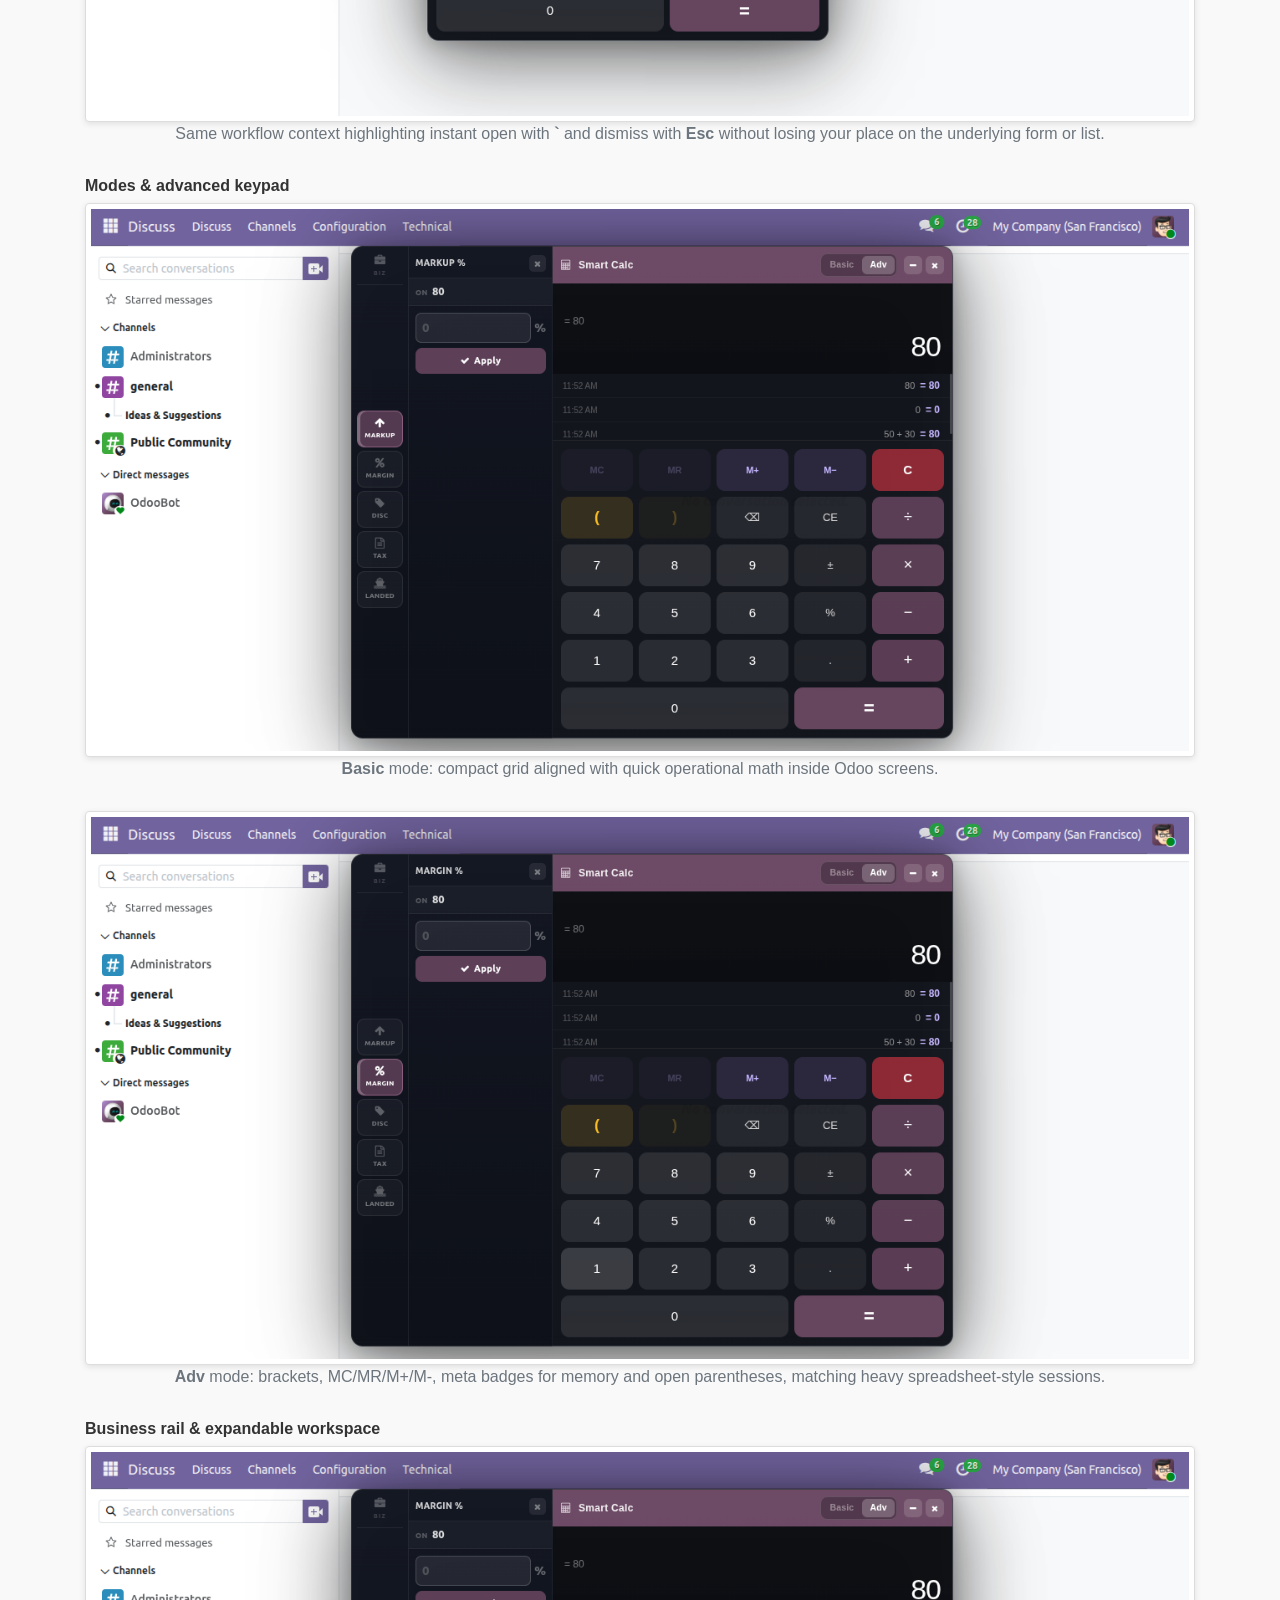
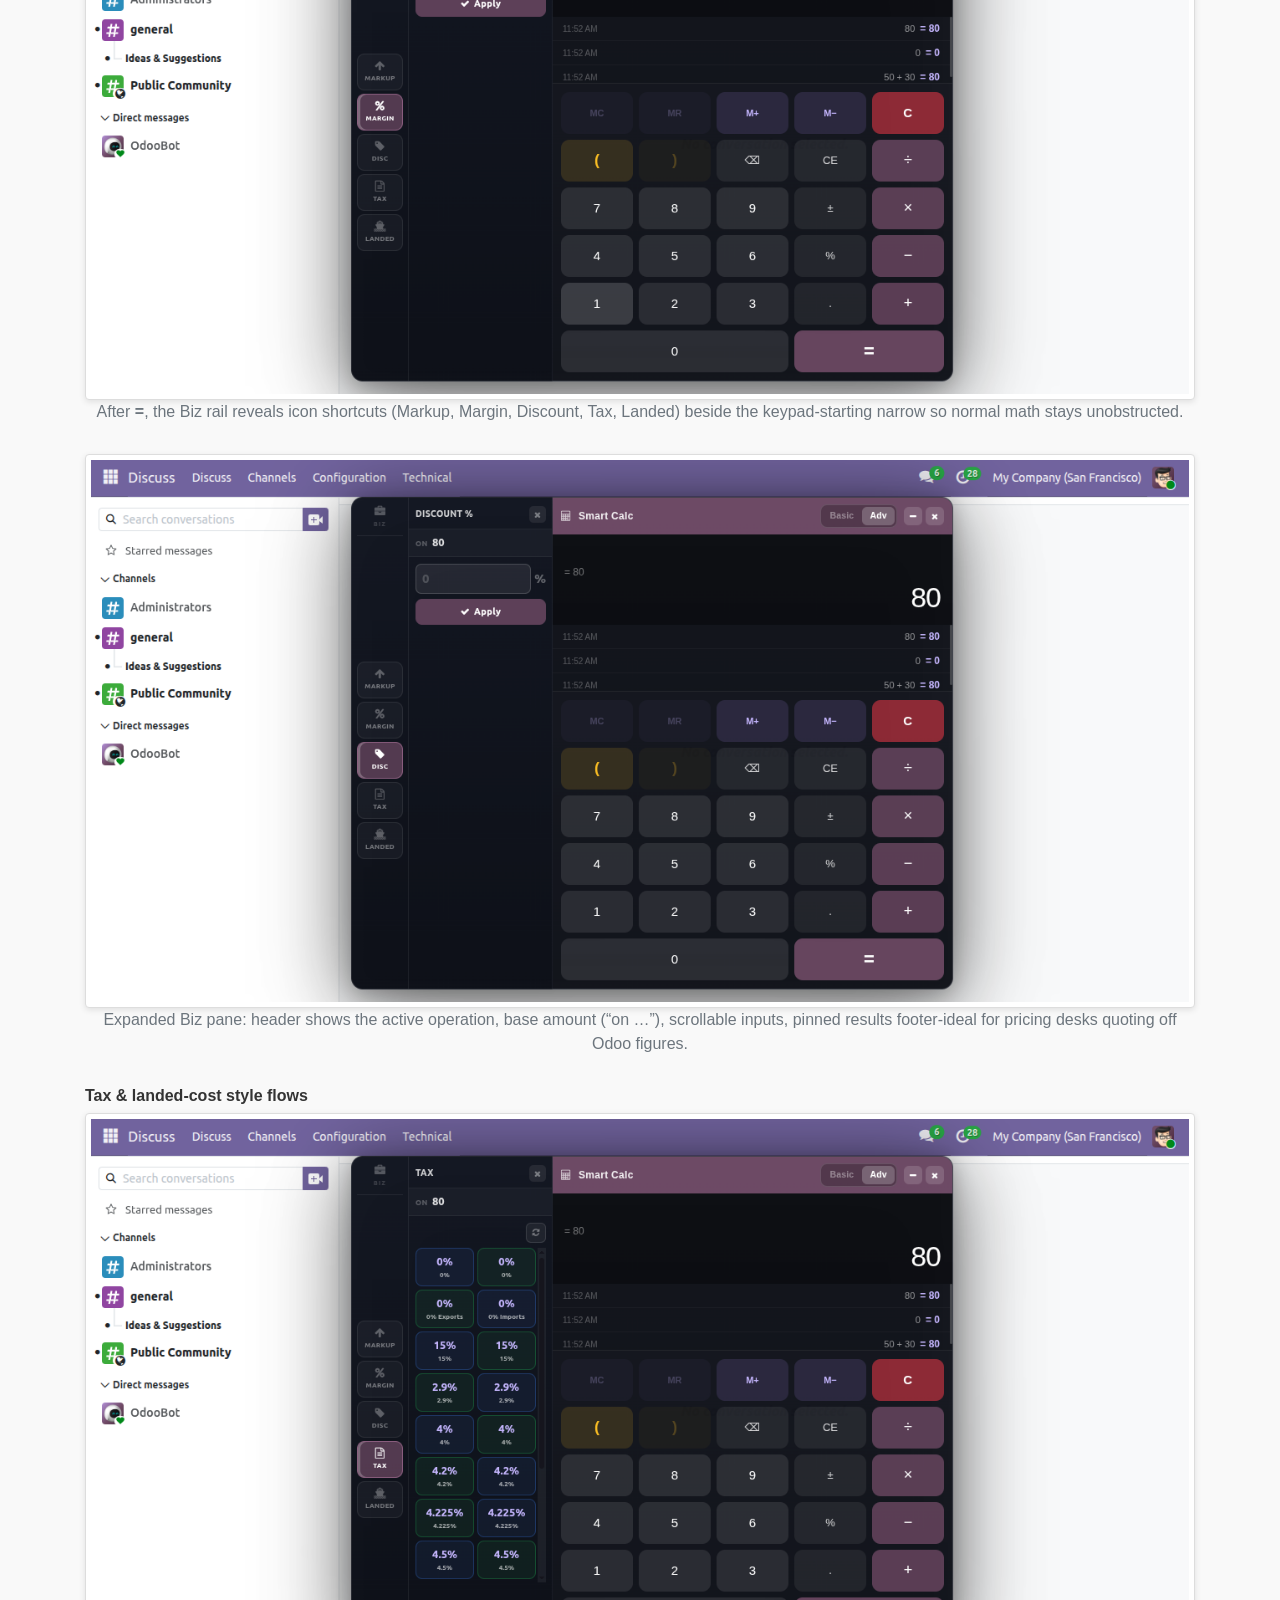
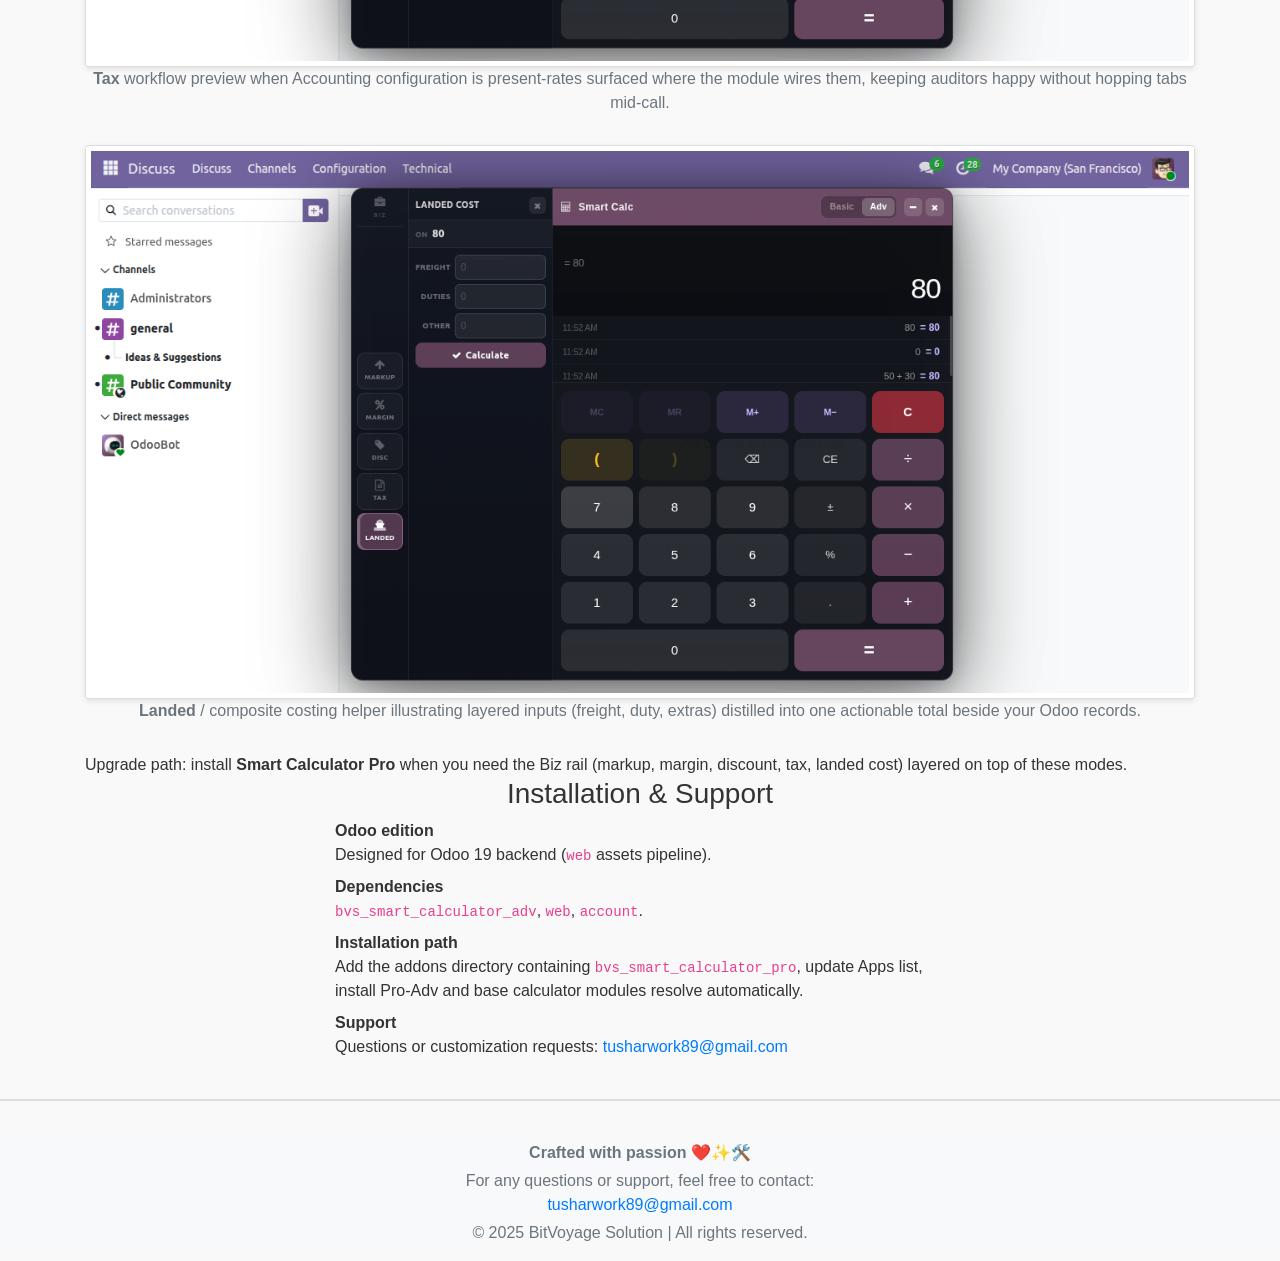
<file: bvs_smart_calculator_pro/static/description/index.html>
<!DOCTYPE html>
<html lang="en">
<head>
  <meta charset="UTF-8" />
  <title>Smart Calculator Pro- Odoo Module</title>
  <meta name="viewport" content="width=device-width, initial-scale=1" />
  <link rel="stylesheet" href="https://maxcdn.bootstrapcdn.com/bootstrap/4.5.2/css/bootstrap.min.css" />
  <style>
    body {
      font-family: "Segoe UI", Roboto, "Helvetica Neue", Arial, sans-serif;
      background-color: #f9f9f9;
      color: #333;
    }
    .module-header {
      text-align: center;
      padding: 40px 20px;
      background-color: #fff;
      margin-bottom: 30px;
      border-bottom: 2px solid #eee;
    }
    .module-header img {
      max-height: 80px;
      margin-bottom: 15px;
    }
    .module-header h4 {
      font-size: 28px;
      font-weight: 700;
      color: #28a189;
      text-transform: capitalize;
      margin-bottom: 15px;
    }
    .module-header h5 {
      font-size: 24px;
      font-weight: 700;
      color: #28a189;
      text-transform: capitalize;
      margin-bottom: 15px;
    }
    .module-header p {
      font-size: 16px;
      max-width: 700px;
      margin: 0 auto;
      color: #555;
    }

    /* Centered pointer list */
    .features-list {
      list-style: none;
      padding: 0;
      margin: 0 auto;
      display: inline-block;
      text-align: left;
    }
    .features-list li {
      font-size: 16px;
      color: #555;
      padding: 6px 0;
      display: flex;
      align-items: flex-start;
      gap: 10px;
    }
    .features-list li::before {
      content: "▶";
      color: #28a189;
      font-size: 12px;
      margin-top: 3px;
      flex-shrink: 0;
    }
    .features-center-wrap {
      text-align: center;
    }

    .nav-tabs .nav-link {
      font-weight: 600;
      border-radius: 0;
      border: 2px solid #f40004;
      margin: 0 5px;
      color: #fff;
      background-color: #0a7fe9;
    }
    .nav-tabs .nav-link.active {
      background-color: #66dec6;
      border-color: #66dec6;
    }
    .screenshot {
      text-align: center;
      margin-bottom: 30px;
    }
    .screenshot img {
      max-width: 100%;
      border: 1px solid #ddd;
      border-radius: 4px;
      background-color: #fff;
      padding: 5px;
      box-shadow: 0 2px 6px rgba(0,0,0,0.1);
    }
  </style>
</head>
<body>

<section class="module-header">
  <div class="container text-center">
    <h4>Smart Calculator Pro</h4>
    <p class="lead-block">
      A production-ready floating calculator for the Odoo backend: core arithmetic with Basic and Advanced layouts,
      timestamped history, and a dedicated <strong>Business</strong> rail for markup, margin, discount, tax helpers,
      and landed-cost style workflows-all inside one draggable shell that tracks keyboard shortcuts power users expect.
    </p>
    <p class="sub-lead">
      Pro builds on Smart Calculator Adv and pairs with <strong>Accounting</strong> when you want tax data wired from your chart,
      while keeping day-to-day math one keystroke away from any backend screen.
    </p>
  </div>
  <br />
  <div class="container text-center">
    <h5>At a glance</h5>
    <div class="features-center-wrap">
      <ul class="features-list">
        <li>Toggle visibility anywhere in the backend with the <strong>`</strong> (backtick) shortcut.</li>
        <li><strong>Basic</strong> and <strong>Adv</strong> modes share one refined header-no bulky extra chrome.</li>
        <li><strong>Biz</strong> strip opens after you evaluate: Markup, Margin, Discount, Tax, Landed-with expandable detail pane.</li>
        <li>Whole calculator + business panel drag together</li>
      </ul>
    </div>
  </div>
</section>


<section class="module-tabs">
  <div class="container">
    <ul class="nav nav-tabs justify-content-center" id="moduleTab" role="tablist">
      <li class="nav-item">
        <a class="nav-link active" id="screenshots-tab" data-toggle="tab" href="#screenshots" role="tab" aria-controls="screenshots" aria-selected="true">
          Screenshots
        </a>
      </li>
      <li class="nav-item">
        <a class="nav-link" id="requirements-tab" data-toggle="tab" href="#pane-requirements" role="tab" aria-controls="pane-requirements" aria-selected="false">
          Requirements
        </a>
      </li>
    </ul>
  </div>
</section>

<section class="container">
  <div class="tab-content" id="moduleTabContent">
    <div class="tab-pane fade show active" id="screenshots" role="tabpanel" aria-labelledby="screenshots-tab">
      <div class="justify-content-center">
        <div class="screenshot">
        <figure>
          <img src="img1.png" alt="Smart Calculator Pro opened over Odoo backend" class="img-fluid" loading="lazy" />
          <figcaption class="text-muted">
            Calculator anchored over a typical backend view: floating shell, readable display,
            history tape optional below when you have entries.
          </figcaption>
        </figure>
      </div>
      <div class="screenshot">
        <figure>
          <img src="img2.png" alt="Keyboard shortcut hint backtick" class="img-fluid" loading="lazy" />
          <figcaption class="text-muted">
            Same workflow context highlighting instant open with <strong>`</strong> and dismiss with <strong>Esc</strong>
            without losing your place on the underlying form or list.
          </figcaption>
        </figure>
      </div>

      <h6><b>Modes &amp; advanced keypad</b></h6>
      <div class="screenshot">
        <figure>
          <img src="img3.png" alt="Basic mode segmented header" class="img-fluid" loading="lazy" />
          <figcaption class="text-muted">
            <strong>Basic</strong> mode: compact grid aligned with quick operational math inside Odoo screens.
          </figcaption>
        </figure>
      </div>
      <div class="screenshot">
        <figure>
          <img src="img4.png" alt="Advanced mode memory and brackets" class="img-fluid" loading="lazy" />
          <figcaption class="text-muted">
            <strong>Adv</strong> mode: brackets, MC/MR/M+/M-, meta badges for memory and open parentheses,
            matching heavy spreadsheet-style sessions.
          </figcaption>
        </figure>
      </div>

      <h6><b>Business rail &amp; expandable workspace</b></h6>
      <div class="screenshot">
        <figure>
          <img src="img5.png" alt="Business icons strip after evaluation" class="img-fluid" loading="lazy" />
          <figcaption class="text-muted">
            After <strong>=</strong>, the Biz rail reveals icon shortcuts (Markup, Margin, Discount, Tax, Landed)
            beside the keypad-starting narrow so normal math stays unobstructed.
          </figcaption>
        </figure>
      </div>
      <div class="screenshot">
        <figure>
          <img src="img6.png" alt="Markup or percent operation expanded" class="img-fluid" loading="lazy" />
          <figcaption class="text-muted">
            Expanded Biz pane: header shows the active operation, base amount (“on …”), scrollable inputs,
            pinned results footer-ideal for pricing desks quoting off Odoo figures.
          </figcaption>
        </figure>
      </div>

      <h6><b>Tax &amp; landed-cost style flows</b></h6>
      <div class="screenshot">
        <figure>
          <img src="img7.png" alt="Tax helper tied to accounting data" class="img-fluid" loading="lazy" />
          <figcaption class="text-muted">
            <strong>Tax</strong> workflow preview when Accounting configuration is present-rates surfaced where the module wires them,
            keeping auditors happy without hopping tabs mid-call.
          </figcaption>
        </figure>
      </div>
      <div class="screenshot">
        <figure>
          <img src="img8.png" alt="Landed cost composite calculation" class="img-fluid" loading="lazy" />
          <figcaption class="text-muted">
            <strong>Landed</strong> / composite costing helper illustrating layered inputs (freight, duty, extras)
            distilled into one actionable total beside your Odoo records.
          </figcaption>
        </figure>
      </div>
    </div>
    <div>
        Upgrade path: install <strong>Smart Calculator Pro</strong> when you need the Biz rail (markup, margin, discount, tax, landed cost) layered on top of these modes.
    </div>
  </div>

  <div></div>
  <div class="tab-pane fade show active" id="pane-requirements" role="tabpanel" aria-labelledby="requirements-tab">
  <h3 class="text-center">Installation &amp; Support</h3> 
  <div class="container" style="max-width: 640px;">
    <dl class="req-list">
      <dt>Odoo edition</dt>
      <dd>Designed for Odoo 19 backend (<code>web</code> assets pipeline).</dd>
      <dt>Dependencies</dt>
      <dd><code>bvs_smart_calculator_adv</code>, <code>web</code>, <code>account</code>.</dd>
      <dt>Installation path</dt>
      <dd>Add the addons directory containing <code>bvs_smart_calculator_pro</code>, update Apps list, install Pro-Adv and base calculator modules resolve automatically.</dd>
      <dt>Support</dt>
      <dd>Questions or customization requests: <a href="mailto:tusharwork89@gmail.com">tusharwork89@gmail.com</a></dd>
    </dl>
  </div>
</div>
</section>

<hr style="border: 1px solid #ddd; margin: 40px 0;" />

<footer class="footer mt-1 bg-light text-center">
  <div class="container">
    <p class="text-muted mb-1"><strong>Crafted with passion ❤️✨🛠️</strong></p>
    <p class="text-muted mb-1">
      For any questions or support, feel free to contact:<br>
      <a href="mailto:tusharwork89@gmail.com" class="text-primary">tusharwork89@gmail.com</a>
    </p>
    <p class="text-muted">&copy; 2025 BitVoyage Solution | All rights reserved.</p>
  </div>
</footer>

<script src="https://ajax.googleapis.com/ajax/libs/jquery/3.5.1/jquery.min.js"></script>
<script src="https://cdnjs.cloudflare.com/ajax/libs/popper.js/1.16.0/umd/popper.min.js"></script>
<script src="https://maxcdn.bootstrapcdn.com/bootstrap/4.5.2/js/bootstrap.min.js"></script>

</body>
</html>
</file>
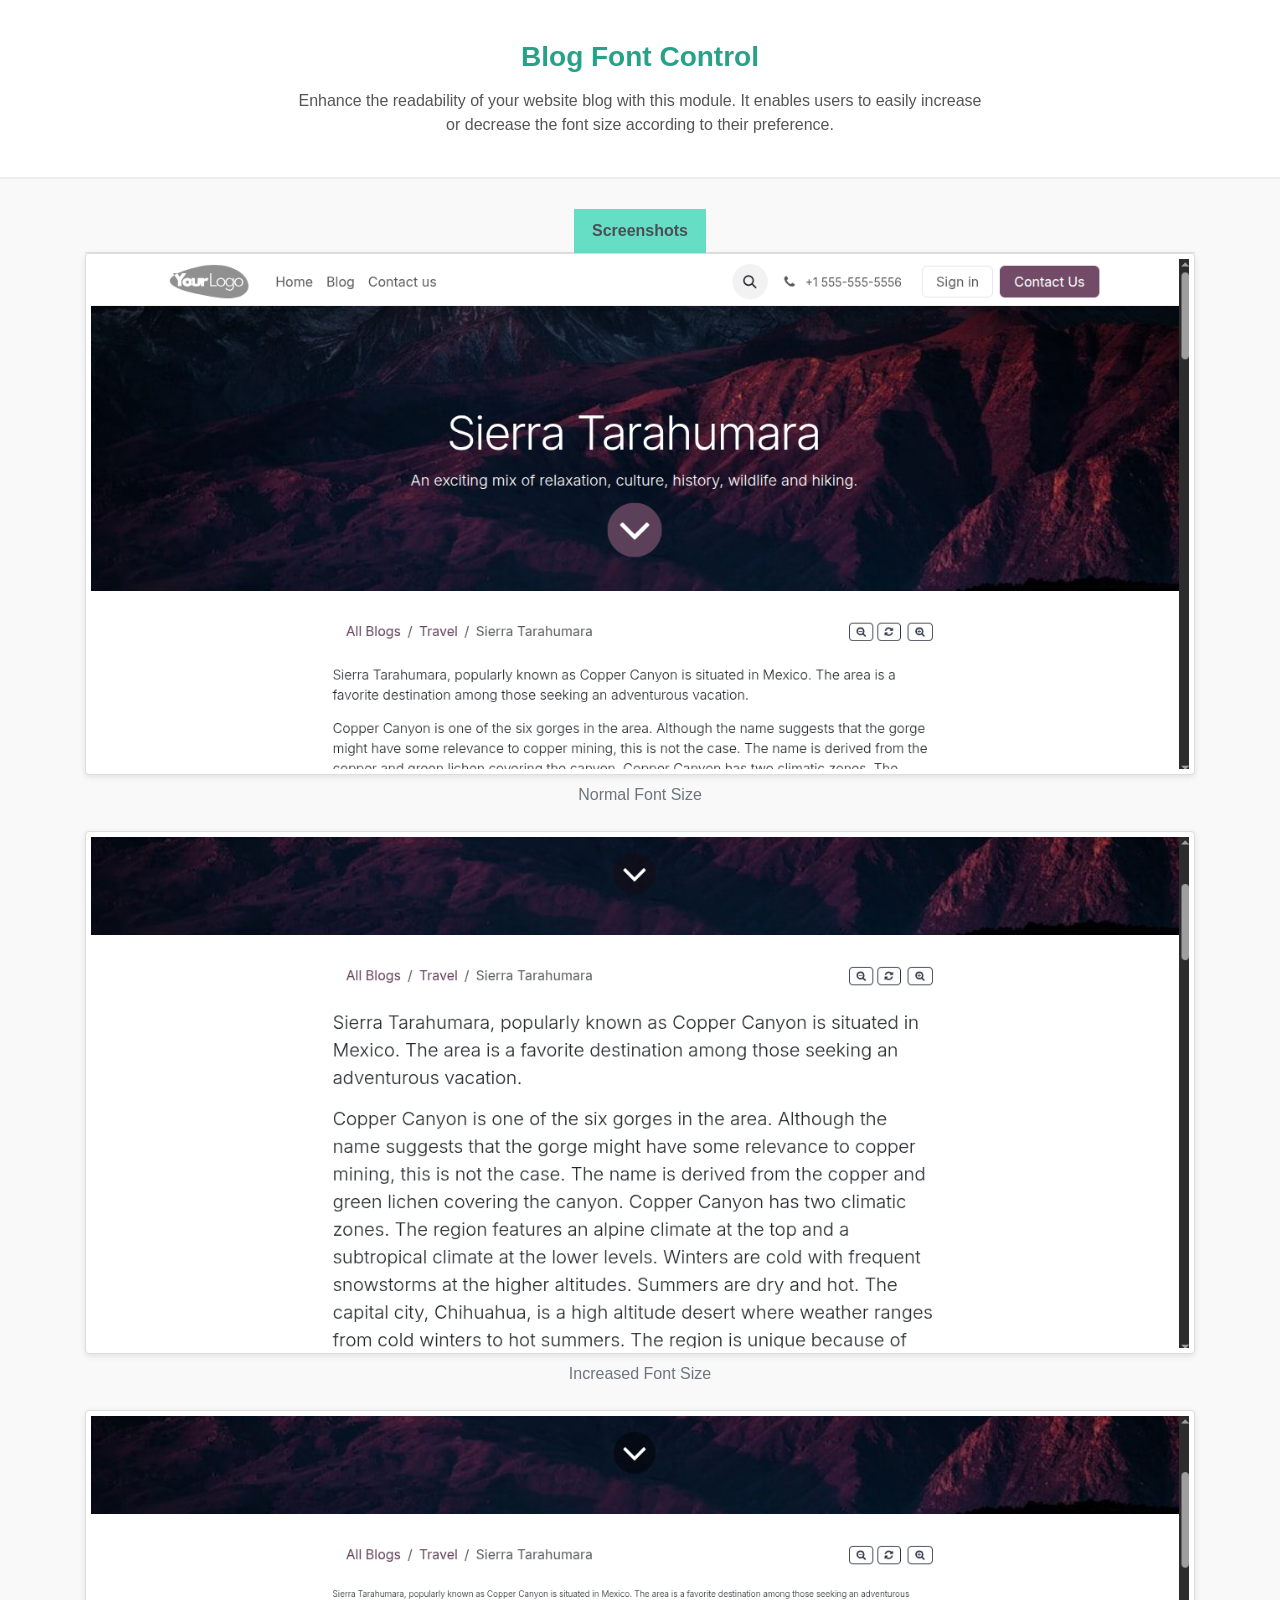
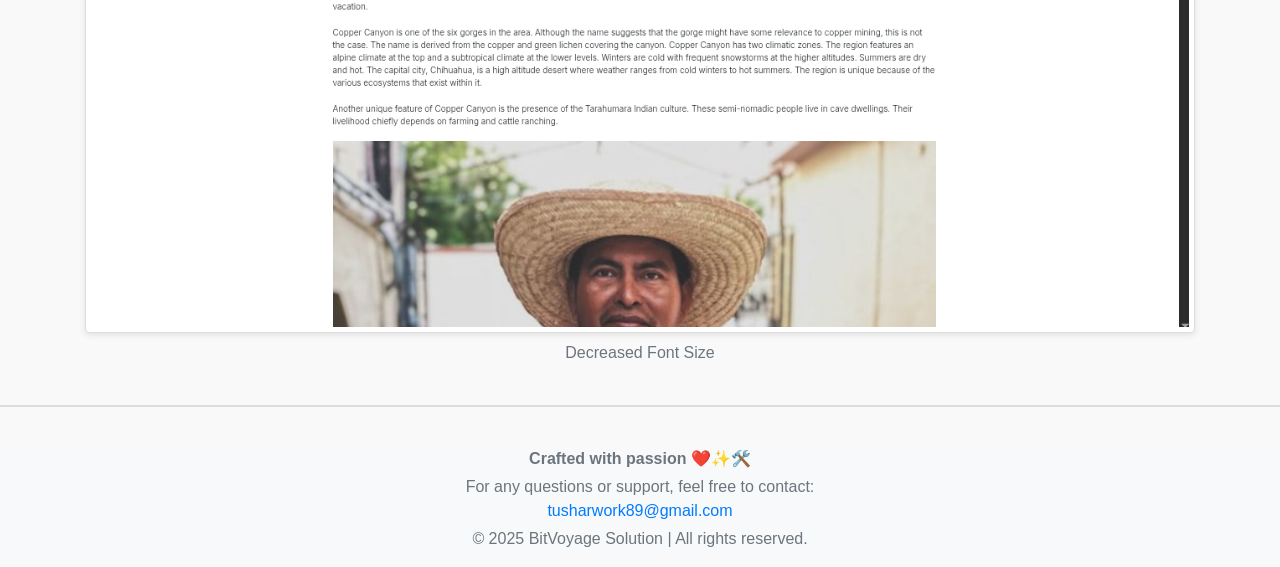
<file: bvs_website_font_countrol/static/description/index.html>
<!DOCTYPE html>
<html lang="en">
<head>
  <meta charset="UTF-8" />
  <title>Blog Font Control - Odoo Module</title>
  <meta name="viewport" content="width=device-width, initial-scale=1" />
  <link rel="stylesheet" href="https://maxcdn.bootstrapcdn.com/bootstrap/4.5.2/css/bootstrap.min.css" />
  <style>
    body {
      font-family: "Segoe UI", Roboto, "Helvetica Neue", Arial, sans-serif;
      background-color: #f9f9f9;
      color: #333;
    }
    .module-header {
      text-align: center;
      padding: 40px 20px;
      background-color: #fff;
      margin-bottom: 30px;
      border-bottom: 2px solid #eee;
    }
    .module-header img {
      max-height: 80px;
      margin-bottom: 15px;
    }
    .module-header h4 {
      font-size: 28px;
      font-weight: 700;
      color: #28a189;
      text-transform: capitalize;
      margin-bottom: 15px;
    }
    .module-header p {
      font-size: 16px;
      max-width: 700px;
      margin: 0 auto;
      color: #555;
    }
    .nav-tabs .nav-link {
      font-weight: 600;
      border-radius: 0;
      border: 2px solid #f40004;
      margin: 0 5px;
      color: #fff;
      background-color: #0a7fe9;
    }
    .nav-tabs .nav-link.active {
      background-color: #66dec6;
      border-color: #66dec6;
    }
    .screenshot {
      text-align: center;
      margin-bottom: 30px;
    }
    .screenshot img {
      max-width: 100%;
      border: 1px solid #ddd;
      border-radius: 4px;
      background-color: #fff;
      padding: 5px;
      box-shadow: 0 2px 6px rgba(0,0,0,0.1);
    }
  </style>
</head>
<body>

<section class="module-header">
  <div class="container text-center">
    <h4>Blog Font Control</h4>
    <p>
      Enhance the readability of your website blog with this module.
      It enables users to easily increase or decrease the font size 
      according to their preference.
    </p>
  </div>
</section>

<section class="module-tabs">
  <div class="container">
    <ul class="nav nav-tabs justify-content-center" id="moduleTab" role="tablist">
      <li class="nav-item">
        <a class="nav-link active" id="screenshots-tab" data-toggle="tab" href="#screenshots" role="tab" aria-controls="screenshots" aria-selected="true">
          Screenshots
        </a>
      </li>
    </ul>

    <div class="tab-content" id="moduleTabContent">
      <div class="tab-pane fade show active" id="screenshots" role="tabpanel" aria-labelledby="screenshots-tab">
        <div class="justify-content-center">
          <div class="screenshot mb-4">
            <figure>
              <img src="img1.png" alt="Normal Font Size" class="img-fluid mb-2" />
              <figcaption class="text-center text-muted">Normal Font Size</figcaption>
            </figure>
          </div>
          <div class="screenshot mb-4">
            <figure>
              <img src="img2.png" alt="Increased Font Size" class="img-fluid mb-2" />
              <figcaption class="text-center text-muted">Increased Font Size</figcaption>
            </figure>
          </div>
          <div class="screenshot mb-4">
            <figure>
              <img src="img3.png" alt="Decreased Font Size" class="img-fluid mb-2" />
              <figcaption class="text-center text-muted">Decreased Font Size</figcaption>
            </figure>
          </div>
        </div>
      </div>
    </div>
  </div>
</section>

<hr style="border: 1px solid #ddd; margin: 40px 0;" />

<footer class="footer mt-1 bg-light text-center">
  <div class="container">
    <p class="text-muted mb-1"><strong>Crafted with passion ❤️✨🛠️</strong></p>
    <p class="text-muted mb-1">
      For any questions or support, feel free to contact:<br>
      <a href="tusharwork89@gmail.com" class="text-primary">tusharwork89@gmail.com</a>
    </p>
    <p class="text-muted">&copy; 2025 BitVoyage Solution | All rights reserved.</p>
  </div>
</footer>

<script src="https://ajax.googleapis.com/ajax/libs/jquery/3.5.1/jquery.min.js" ></script>
<script src="https://cdnjs.cloudflare.com/ajax/libs/popper.js/1.16.0/umd/popper.min.js" ></script>
<script src="https://maxcdn.bootstrapcdn.com/bootstrap/4.5.2/js/bootstrap.min.js" ></script>

</body>
</html>
</file>
